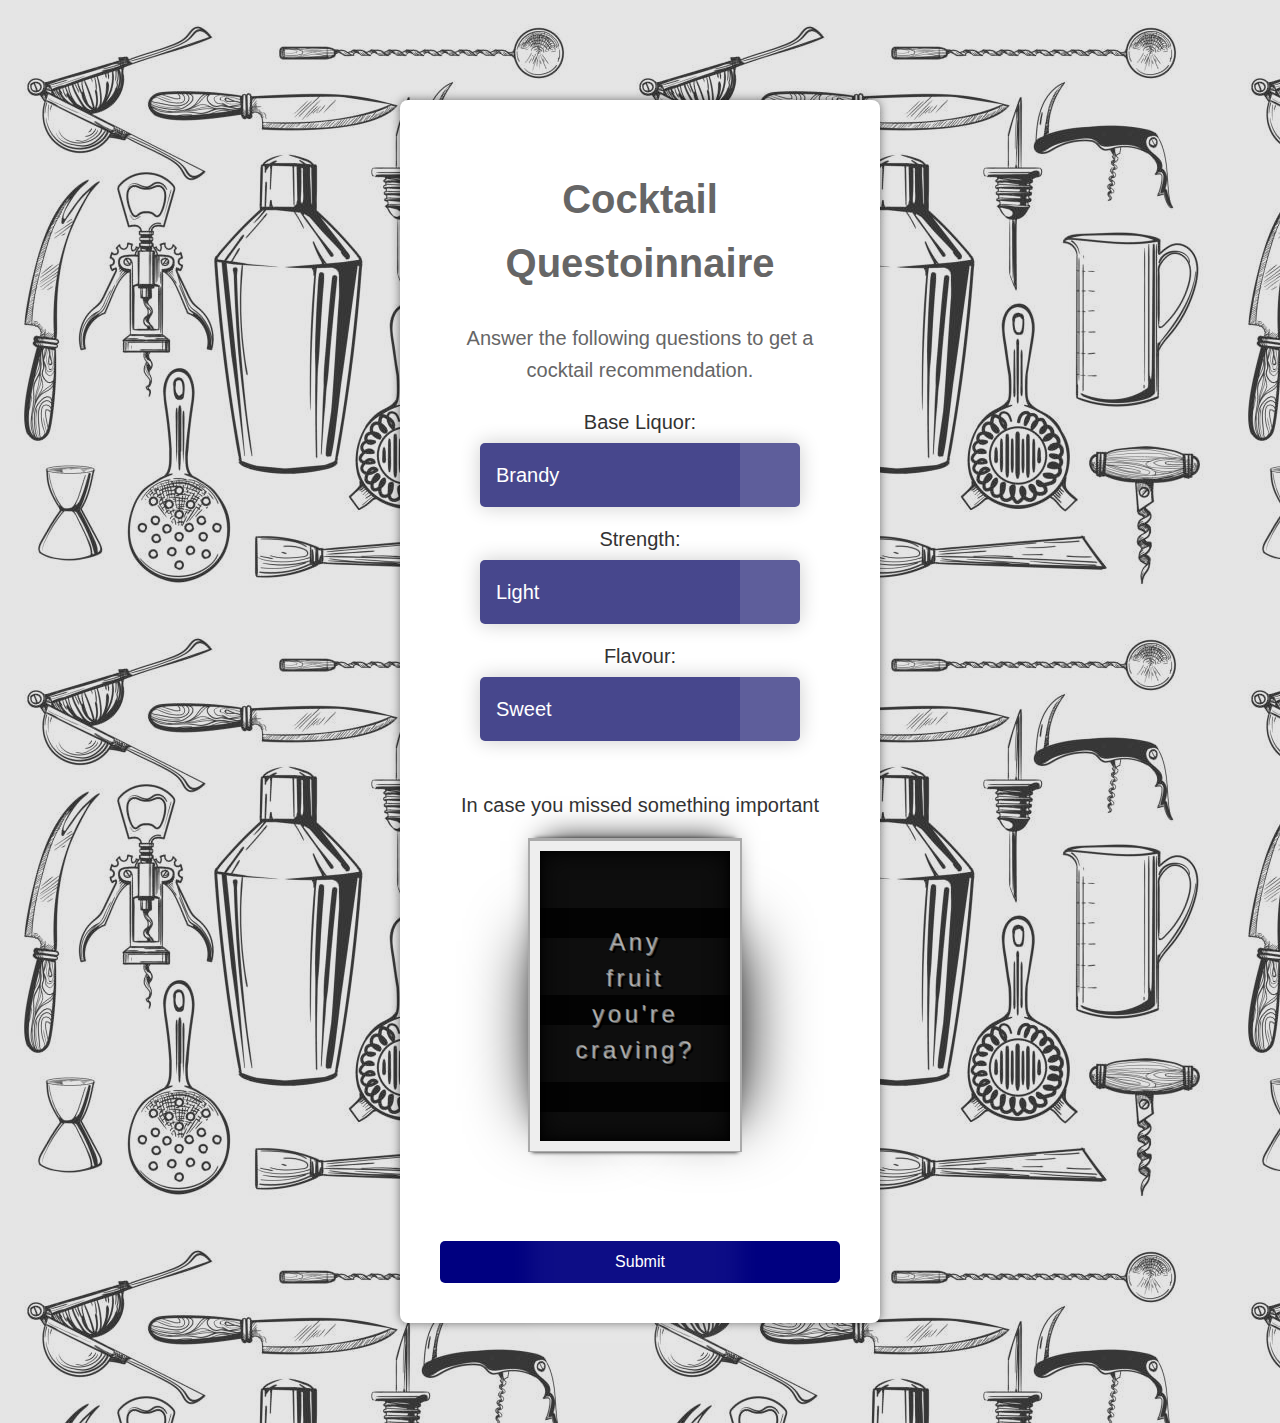
<file: templates/survey.html>
<!DOCTYPE html>
<html lang="en">
<head>
    <meta charset="UTF-8">
    <meta name="viewport" content="width=device-width, initial-scale=1.0">
    <title>Cocktail Characteristics Survey</title>
    <link rel="stylesheet" href="../static/css/styles_survey.css">
    <link rel="stylesheet" href="../static/css/toggle.css">
    <link rel="stylesheet" href="../static/css/select.css">
    <link rel="stylesheet" href="../static/css/board.css">
</head>
<div class="container">
    <h1>Cocktail Questoinnaire</h1>
    <p>Answer the following questions to get a cocktail recommendation.</p>
<form id="cocktailForm" action="/submit" method="post">
    <label for="baseLiquor">Base Liquor:</label>
    <select id="baseLiquor" name="baseLiquor">
        <optgroup label="Classics">
            <option value="brandy">Brandy</option>
            <option value="gin">Gin</option>
            <option value="rum">Rum</option>
            <option value="tequila">Tequila</option>
            <option value="vodka">Vodka</option>
            <option value="whiskey">Whiskey</option>
        </optgroup>
        <optgroup label="Specialty Spirits">
            <option value="absinthe">Absinthe</option>
            <option value="bourbon">Bourbon</option>
            <option value="mezcal">Mezcal</option>
            <option value="vermouth">Vermouth</option>
        </optgroup>
        <optgroup label="Aperitifs">
            <option value="beer">Beer</option>
            <option value="wine">Wine</option>
        </optgroup>
    </select>

    <label for="strength">Strength:</label>
    <select id="strength" name="strength">
        <option value="light">Light</option>
        <option value="medium">Medium</option>
        <option value="strong">Strong</option>
        <option value="very-strong">Very Strong</option>
    </select>

    <label for="flavour">Flavour:</label>
    <select id="flavour" name="flavour">
        <option value="sweet">Sweet</option>
        <option value="sour">Sour</option>
        <option value="bitter">Bitter</option>
        <option value="spicy">Spicy</option>
    </select>

    <br>
    <br>
    <label for="additionalInfo">In case you missed something important</label>
        <div id="additionalInfo" class="board" contenteditable="true">
            <!-- Hidden input field to store additional info -->
            <input type="hidden" id="additionalInfoHidden" name="additionalInfoHidden">
        </div>

        <button type="submit">Submit</button>
    </form>
</div>

<script>
    document.addEventListener("DOMContentLoaded", function() {
        var additionalInfoDiv = document.getElementById("additionalInfo");
        var additionalInfoHidden = document.getElementById("additionalInfoHidden");

        additionalInfoDiv.addEventListener("focus", function() {
            // Clear the content when the user focuses on the board
            if (this.innerText.trim() === "Any fruit you're craving?") {
                this.innerText = "";
            }
        });

        // Add event listener to the form submission
        var form = document.getElementById("cocktailForm");
        form.addEventListener("submit", function(event) {
            // Update the value of the hidden input field with the content of additionalInfoDiv
            additionalInfoHidden.value = additionalInfoDiv.innerText.trim();
        });
    });
</script>

</body>
</html>
</file>
<file: static/css/styles_survey.css>
body {
  font-family: "Gill Sans", sans-serif;
  margin: 0;
  padding: 0;
  color: #666;
  font-size: 20px;
  line-height: 1.6;
  overflow-x: hidden;
  background-image: linear-gradient(rgba(0, 0, 0, 0.1), rgba(0, 0, 0, 0.1)), url(../icons/bartender.jpeg);
}

.container {
  width: 100%;
  max-width: 400px;
  margin: 100px auto;
  padding: 40px;
  background-color: #fff;
  border-radius: 8px;
  box-shadow: 0 0 10px rgba(0, 0, 0, 0.5);
  text-align: center;
}

.header {
  margin-bottom: 30px;
}

.header h1 {
  color: #333;
  font-size: 28px;
  margin-bottom: 10px;
}

.header p {
  color: #666;
  font-size: 14px;
}

form {
  margin-top: 20px;
}

.form-group {
  margin-bottom: 20px;
}

label {
  display: block;
  margin-bottom: 5px;
  color: #333;
}

input[type="text"],
input[type="password"] {
  width: 90%;
  padding: 10px;
  border: 1px solid #ccc;
  border-radius: 5px;
}

button {
  width: 100%;
  padding: 12px;
  background-color: navy;
  color: white;
  border: none;
  border-radius: 5px;
  font-size: 16px;
  cursor: pointer;
  transition: background-color 0.3s;
}

button:hover {
  background-color: gold;
}


/* Customer theme */
.customer-theme {
  position: relative; /* Ensure the container is positioned relatively */
  /* Remove the background-image property from here */
  color: navy;
  transition: background-color 0.75s;
  background-image: linear-gradient(rgba(0, 0, 0, 0.1), rgba(0, 0, 0, 0.1));
}


/* Bar Owner theme */
.bar-owner-theme {
  background-color: navy;
  color: gold;
  transition: background-color 0.75s;
  background-image: linear-gradient(rgba(0, 0, 0, 0.25), rgba(0, 0, 0, 0.25));
}
</file>
<file: static/css/toggle.css>
/* Updated CSS for the toggle button */
.toggle-container {
    position: relative;
    width: 150px; /* Adjusted width for better interaction */
    height: 50px; /* Adjusted height for better interaction */
    overflow: hidden;
    margin: 0 auto; /* Center the toggle button */
}

.toggle-wrapper {
    position: absolute;
    top: 50%;
    left: 50%;
    overflow: hidden;
    padding: 0 200px;
    transform: translate3d(-50%, -50%, 0);
}

.toggle-input {
    display: none;
}

.toggle-label {
    position: absolute;
    width: 100%;
    height: 100%;
    background-color: #ccc; /* Removed background color */
    border-radius: 25px; /* Adjusted border radius for better appearance */
    cursor: pointer;
    transition: background-color 0.3s;
}

.toggle-label::before {
    content: 'Rapid Fire';
    position: absolute;
    top: 50%;
    left: 0;
    transform: translateY(-50%);
    width: 50%;
    height: 100%;
    background-color: #fcd12a; /* Yellow for customers */
    border-radius: 25px; /* Adjusted border radius for better appearance */
    transition: transform 0.3s, background-color 0.3s;
    text-align: center;
    line-height: 50px;
}

.toggle-input:checked + .toggle-label::before {
    transform: translateY(-50%) translateX(100%);
    background-color: navy; /* Blue for bar owners */
    content: 'Survey';
    color: white;
    /* Adjusting position of text in toggle button */
    text-align: center;
    line-height: 50px;
}
</file>
<file: static/css/select.css>
:root {
  --arrow-bg: rgba(255, 255, 255, 0.3);
  --arrow-icon: url(https://upload.wikimedia.org/wikipedia/commons/9/9d/Caret_down_font_awesome_whitevariation.svg);
  --option-bg: white;
  --select-bg: rgba(255, 255, 255, 0.2);
}
select {
  /* Reset */
  appearance: none;
  border: 0;
  outline: 0;
  font: inherit;
  /* Personalize */
  width: 20rem;
  padding: 1rem 4rem 1rem 1rem;
  background: var(--arrow-icon) no-repeat right 0.8em center / 1.4em,
    linear-gradient(to left, var(--arrow-bg) 3em, var(--select-bg) 3em);
  background-color:midnightblue;
  color: white;
  border-radius: 0.25em;
  box-shadow: 0 0 1em 0 rgba(0, 0, 0, 0.2);
  cursor: pointer;
  margin-bottom: 1rem;
  /* Remove IE arrow */
  &::-ms-expand {
    display: none;
  }
  /* Remove focus outline */
  &:focus {
    outline: none;
  }
  /* <option> colors */
  option {
    color: inherit;
    background-color: var(--option-bg);
  }
}
</file>
<file: static/css/board.css>
/* Import Fonts */
@import url('https://fonts.googleapis.com/css2?family=Dosis:wght@600&display=swap');

/* Board Styles */
.board {
  font-family: "Gill Sans", sans-serif;
  font-size: 1.5rem;
  letter-spacing: .15em;
  line-height: 1.5;
  text-shadow: 1px 1px #666, 3px 3px #000;
  width: 150px;
  height: 250px;
  padding: 20px;
  overflow: hidden;
  color: #fff;
  border: 10px solid #eee;
  background: linear-gradient( #0e0e0e 65%, #030303 66%) top center / 100% 30% repeat-y;
  box-shadow: 
    0px -1px 0px 2px #aaa, 
    0 -7px 5px -5px #000, 
    0 -15px 30px -15px #000, 
    0 3px 4px -2px #000, 
    -60px 30px 70px -70px #000, 
    70px 30px 70px -70px #000, 
    0px 200px 20px rgba(255, 255, 255, 0.05),
    inset 0 0 25px #000, 
    inset 0 0 5px #000;
    position: relative;
    margin: 90px;
    margin-top: 20px;
}

board:focus {
  outline: none;
}

.board::before {
  content: "Any fruit you're craving?";
  position: absolute;
  top: 50%;
  left: 50%;
  transform: translate(-50%, -50%);
  color: rgba(255, 255, 255, 0.5); /* Slightly transparent white */
}

.board:focus::before {
  display: none; /* Hide the temporary text when the board is focused */
}

.board::after {
  content: '';
  position: absolute;
  width: 100vw;
  height: 100vh;
  left: 50;
  top: calc(50%);
  z-index: -1;
  box-shadow:  0 -2px 3px rgba(0, 0, 0, 0.1), inset 0 2px 2px rgba(0, 0, 0, 0.15), inset 0 10px 300px rgba(0, 0, 0, 0.5);
  width: 250px;
  height: 300px;
  left: calc(50% - 300px);
  top: 30px;
  filter: drop-shadow(20px 10px 20px rgba(0,0,0,.3));
}

.board u {
  color: #fd0;
  text-decoration: underline;
}
</file>
